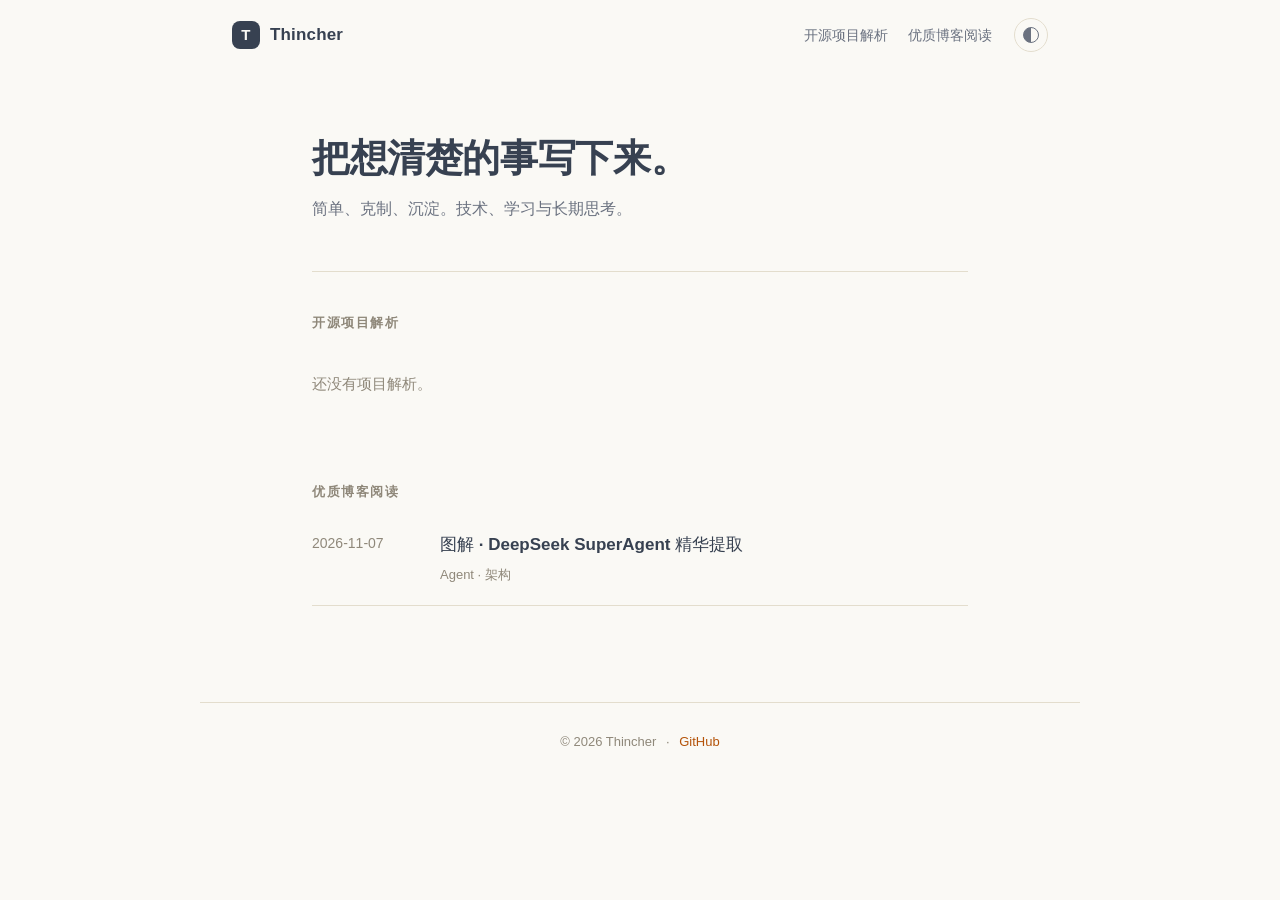
<file: index.html>
<!doctype html>
<html lang="zh-CN">
  <head>
    <meta charset="utf-8">
    <meta name="viewport" content="width=device-width, initial-scale=1">
    <title>Thincher</title>
    <meta name="description" content="把想清楚的事写下来。技术、学习与长期思考。">
    <link rel="stylesheet" href="assets/style.css?v=20261107b">
    <script>
      /* 主题要在首屏渲染前定下来，避免亮→暗闪一下 */
      (function () {
        var t = localStorage.getItem('theme');
        document.documentElement.dataset.theme =
          t || (matchMedia('(prefers-color-scheme: dark)').matches ? 'dark' : 'light');
      })();
    </script>
  </head>
  <body>
    <header class="site-header">
      <a class="brand" href="index.html">
        <span class="brand-mark">T</span>
        <span class="brand-name">Thincher</span>
      </a>
      <div class="header-tools">
        <nav class="site-nav" aria-label="分类">
          <a href="#projects">开源项目解析</a>
          <a href="#essays">优质博客阅读</a>
        </nav>
        <button class="theme-toggle" type="button" aria-label="切换深浅色">
          <span class="theme-icon" aria-hidden="true"></span>
        </button>
      </div>
    </header>

    <main class="page">
      <section class="intro">
        <h1>把想清楚的事写下来。</h1>
        <p>简单、克制、沉淀。技术、学习与长期思考。</p>
      </section>

      <section class="posts" id="projects" aria-labelledby="projects-title">
        <h2 id="projects-title" class="section-title">开源项目解析</h2>

        <!--
          加文章：把下面这行取消注释，路径、日期、标题、标签改掉即可。
          <li>
            <a class="post-item" href="posts/slug.html">
              <time datetime="2026-11-07">2026-11-07</time>
              <span class="post-title">文章标题</span>
              <span class="post-tags">标签一 · 标签二</span>
            </a>
          </li>
        -->
        <ul class="post-list">
          <li class="post-list-empty">还没有项目解析。</li>
        </ul>
      </section>

      <section class="posts" id="essays" aria-labelledby="essays-title">
        <h2 id="essays-title" class="section-title">优质博客阅读</h2>
        <ul class="post-list">
          <li>
            <a class="post-item" href="posts/superagent/">
              <time datetime="2026-11-07">2026-11-07</time>
              <span class="post-title">图解 · DeepSeek SuperAgent 精华提取</span>
              <span class="post-tags">Agent · 架构</span>
            </a>
          </li>
        </ul>
      </section>
    </main>

    <footer class="site-footer">
      <span>© <span id="year">2026</span> Thincher</span>
      <span class="dot">·</span>
      <a href="https://github.com/Thincher" rel="noopener">GitHub</a>
    </footer>

    <script src="assets/app.js"></script>
  </body>
</html>
</file>
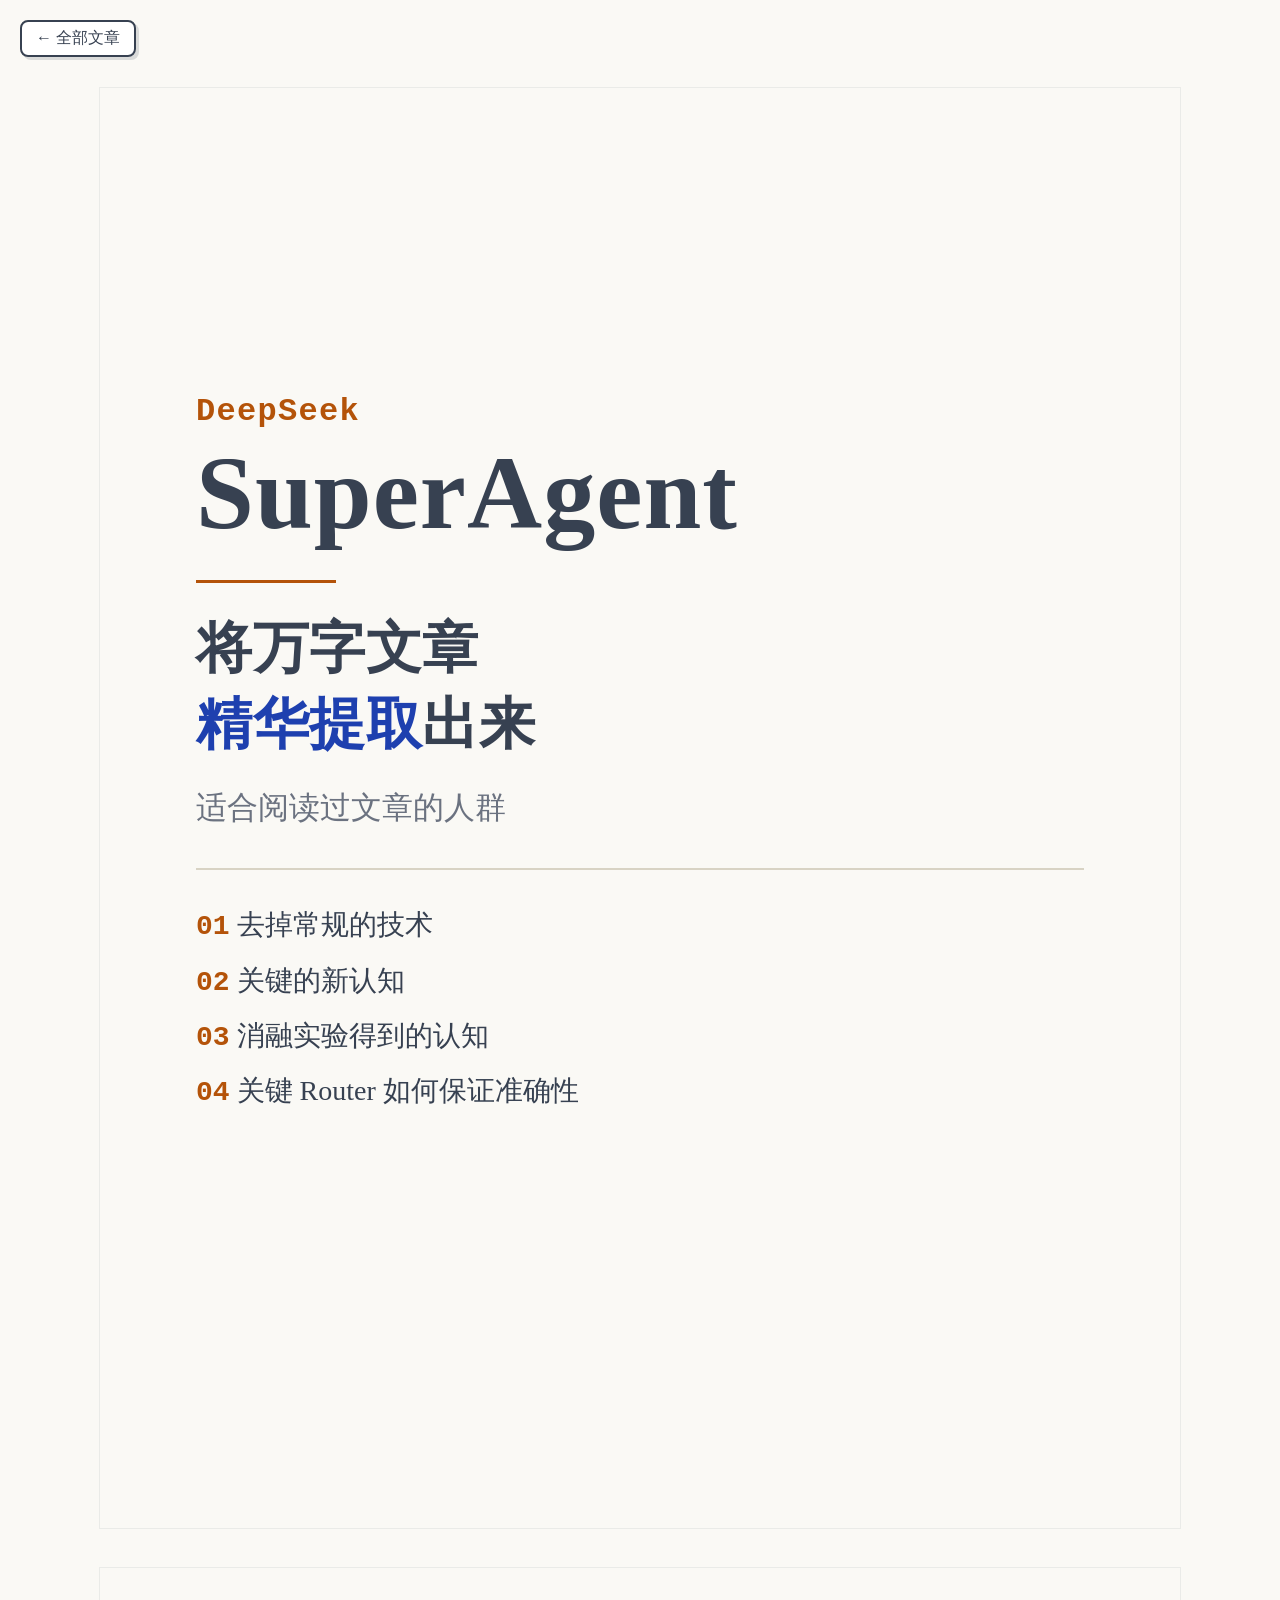
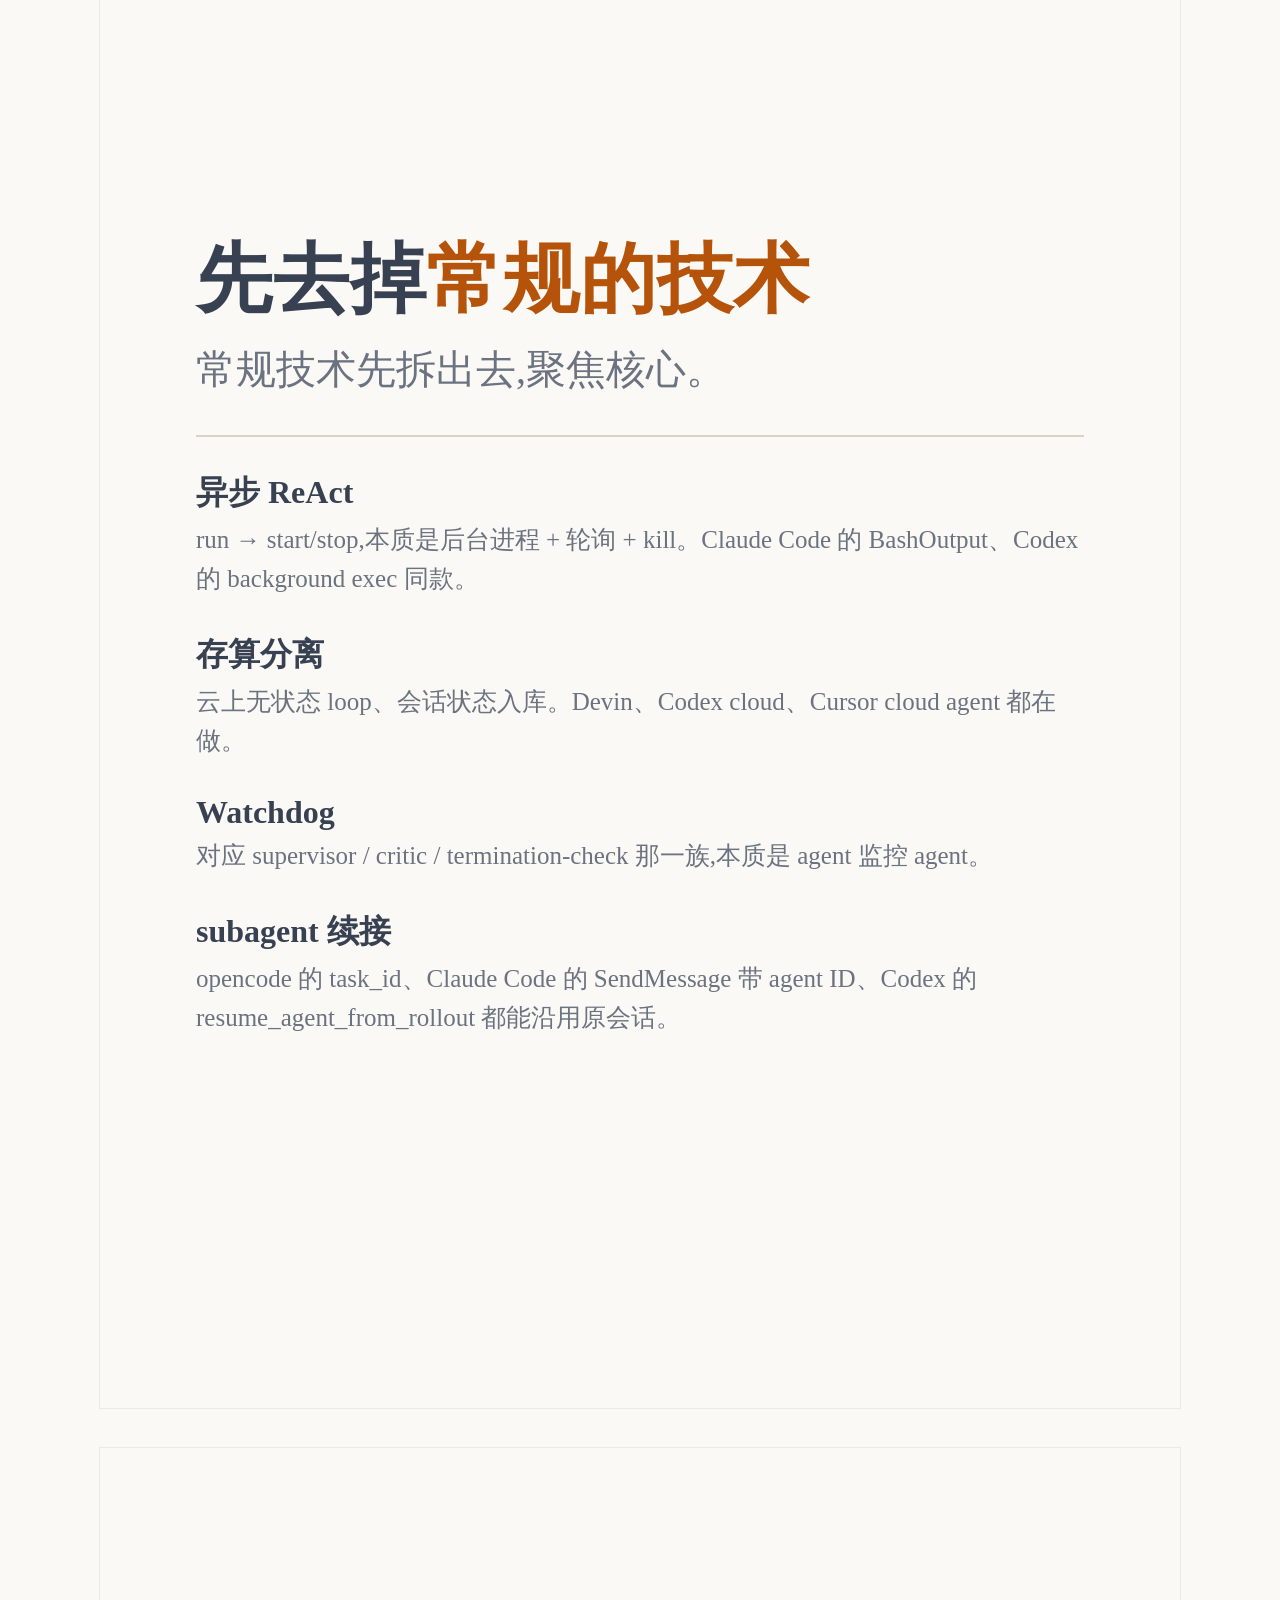
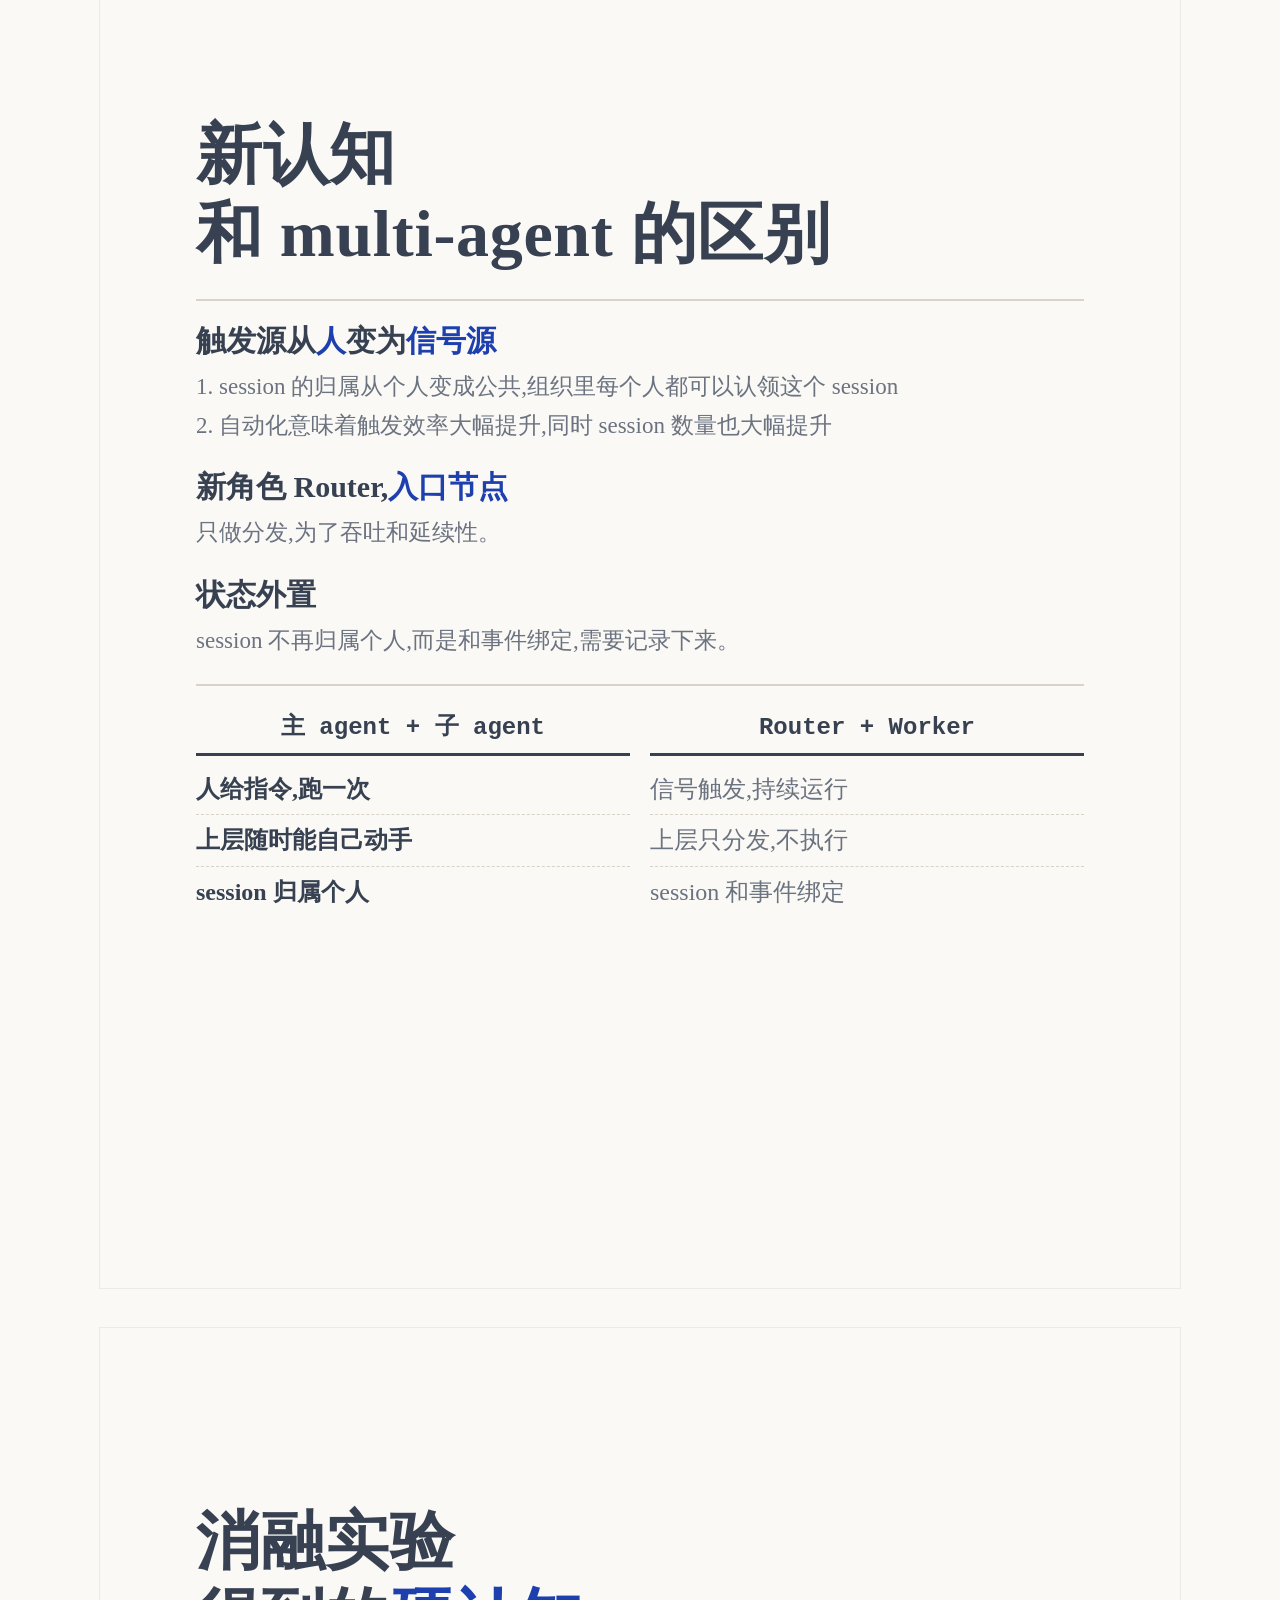
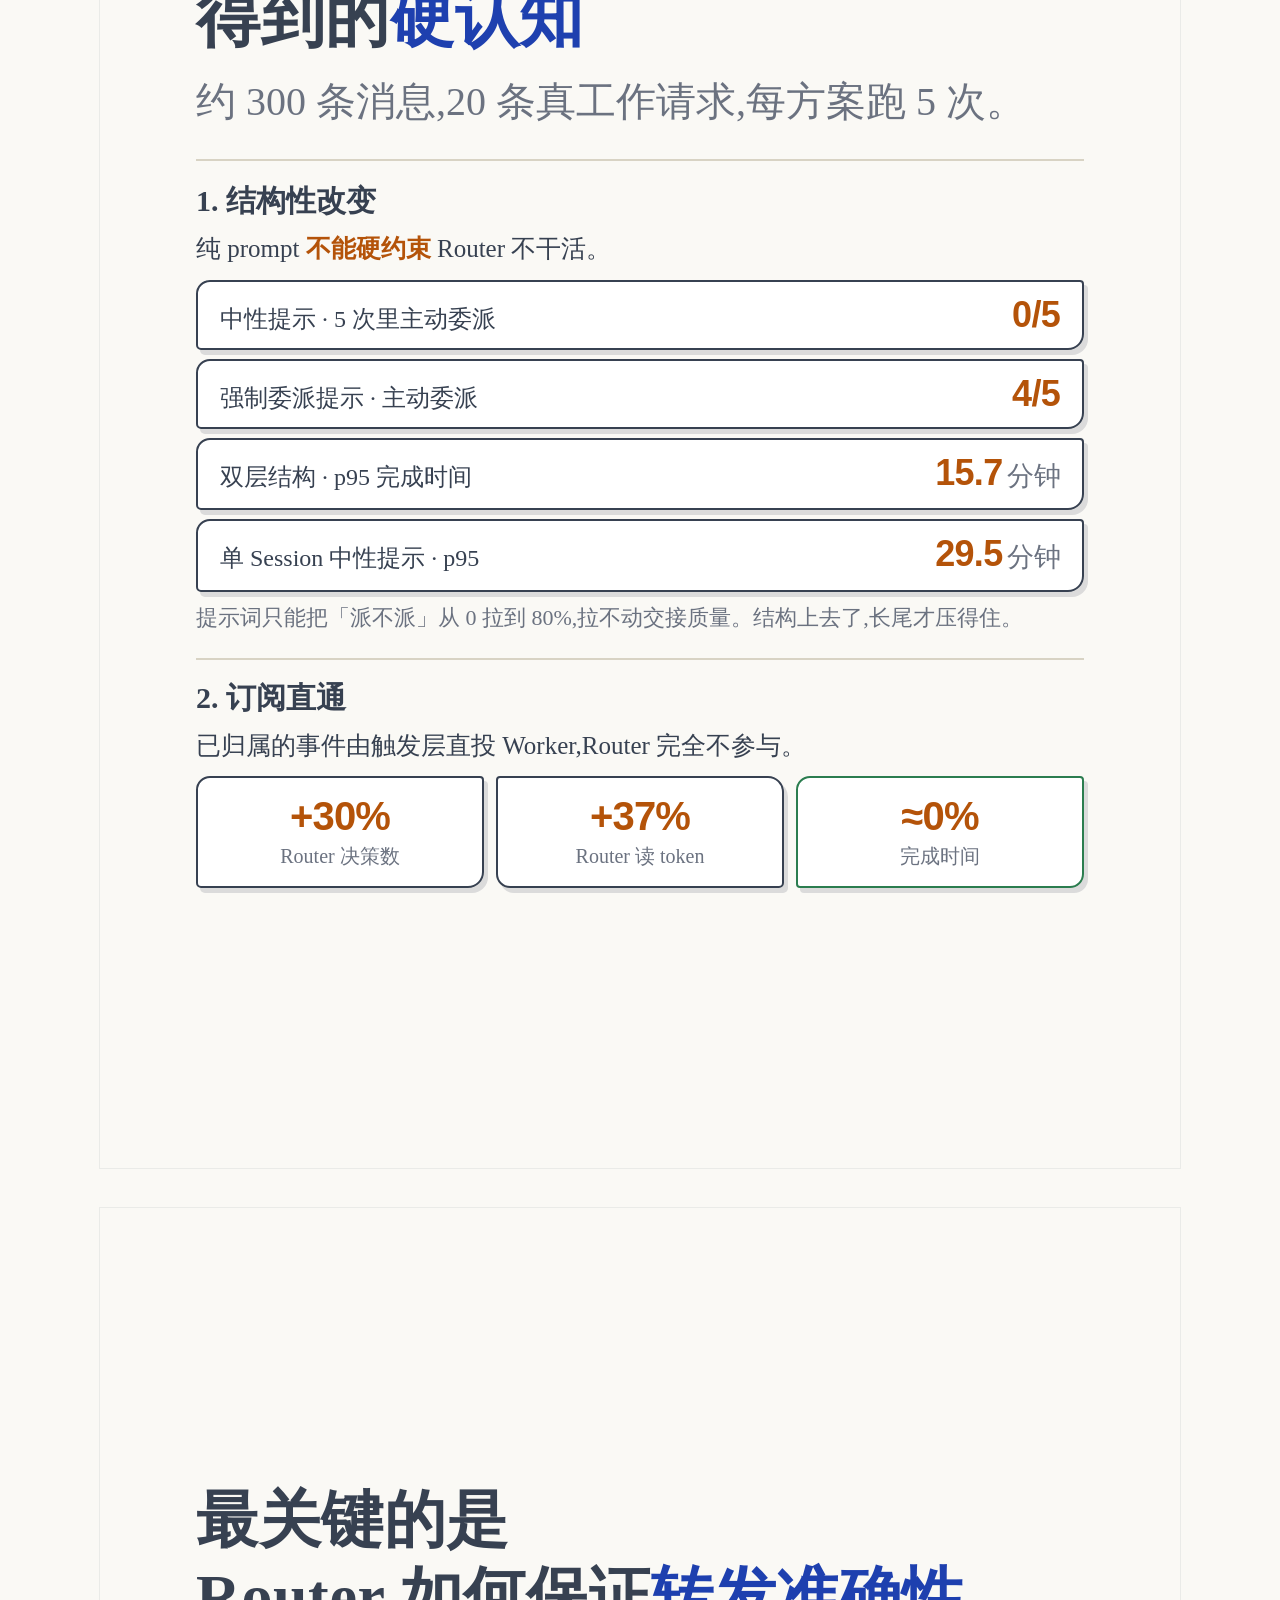
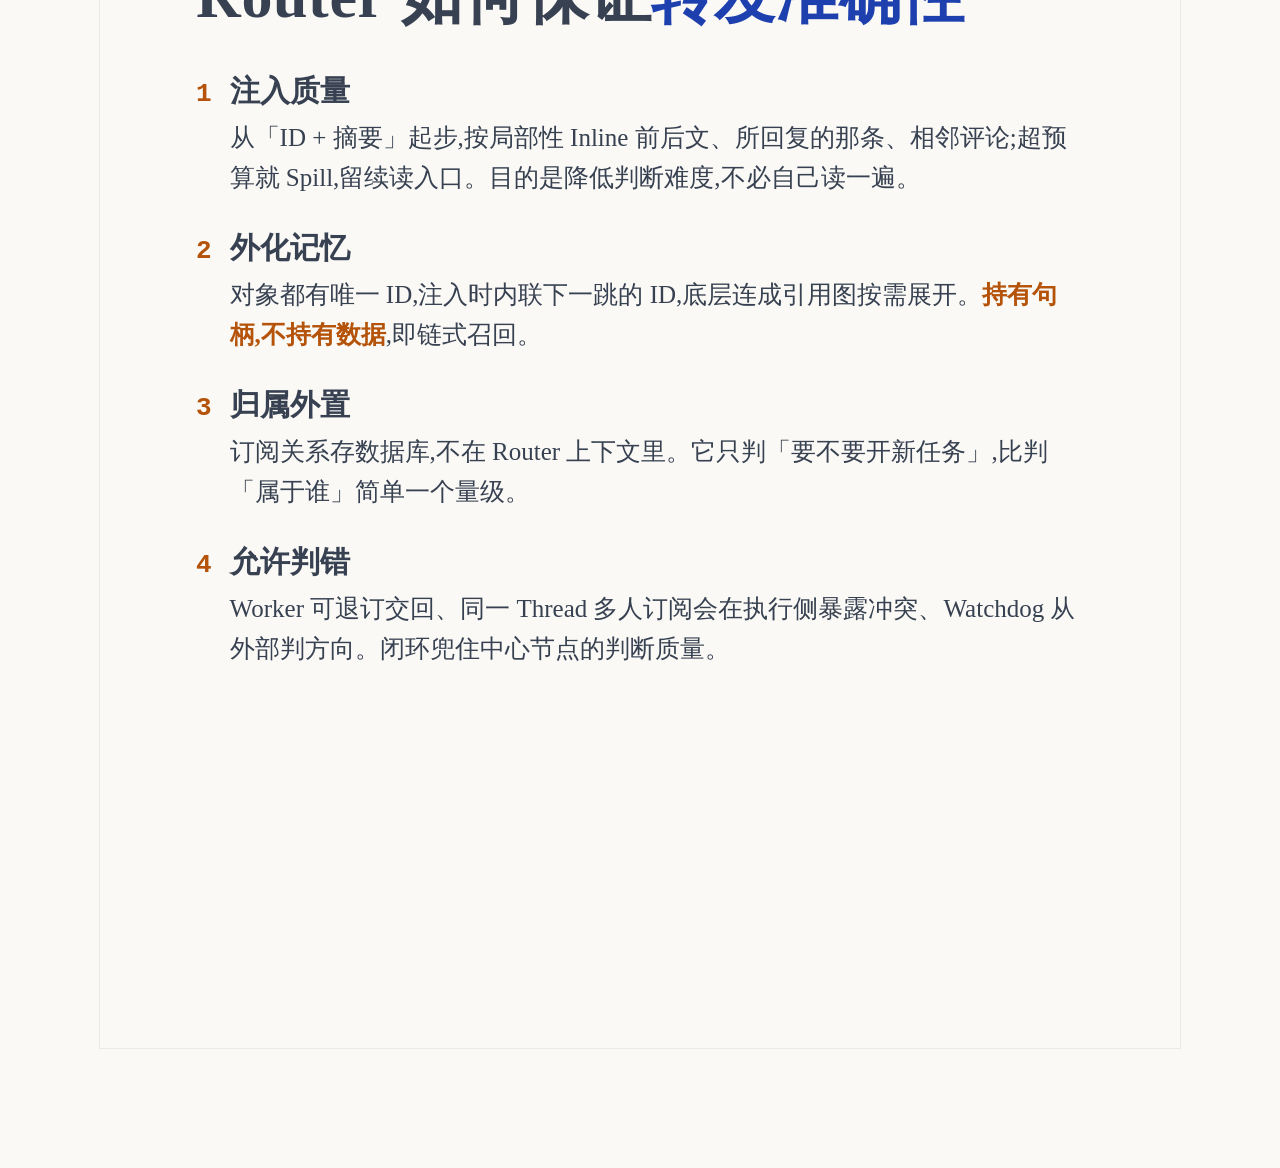
<file: posts/superagent/index.html>
<!DOCTYPE html>
<html lang="zh-CN">
<head>
  <meta charset="utf-8">
  <meta name="viewport" content="width=device-width, initial-scale=1">
  <title>图解 · DeepSeek SuperAgent 精华提取</title>
  <link rel="stylesheet" href="cards.css?v=20261107">
  <style>
    /* 博客页外壳：卡片自适应缩放 + 返回入口。卡片本身样式全在 cards.css */
    html { --deck-scale: 1; }
    body {
      zoom: var(--deck-scale);
      display: flex;
      flex-direction: column;
      align-items: center;
      gap: 40px;
      padding: 88px 0 120px;
    }
    section.card { box-shadow: 0 0 0 1px rgba(55, 65, 81, 0.08); }
    .back-link {
      position: fixed;
      top: 20px;
      left: 20px;
      z-index: 10;
      padding: 6px 14px;
      border: 2.5px solid #374151;
      border-radius: 8px;
      background: rgba(255, 255, 255, 0.94);
      box-shadow: 3px 3px 0 rgba(55, 65, 81, 0.16);
      color: #374151;
      font-family: "PingFang SC", "Hiragino Sans GB", "Microsoft YaHei", sans-serif;
      font-size: 16px;
      text-decoration: none;
    }
    .back-link:hover { background: #fff; }
  </style>
</head>
<body>
<a class="back-link" href="../../index.html">← 全部文章</a>

<!-- ========== 01 · 索引页 ========== -->
<section class="card" data-name="step1-封面">
  <div style="flex:1;display:flex;flex-direction:column;justify-content:center">
    <div class="mono rust" style="font-size:32px;font-weight:700;letter-spacing:0.04em">DeepSeek</div>
    <div class="t-hero" style="font-size:104px;line-height:1.06;margin-top:8px">SuperAgent</div>

    <div style="height:3px;width:140px;background:var(--rust);margin:32px 0 28px"></div>

    <div class="t-h1" style="font-size:56px;line-height:1.35">将万字文章<br><span class="acc">精华提取</span>出来</div>
    <div class="t-lead" style="margin-top:22px;font-size:31px;line-height:1.55">适合阅读过文章的人群</div>

    <div style="height:2px;background:var(--grey-2);margin:36px 0 28px"></div>

    <div style="font-size:28px;line-height:1.9">
      <div><span class="mono rust" style="font-weight:700">01</span> 去掉常规的技术</div>
      <div><span class="mono rust" style="font-weight:700">02</span> 关键的新认知</div>
      <div><span class="mono rust" style="font-weight:700">03</span> 消融实验得到的认知</div>
      <div><span class="mono rust" style="font-weight:700">04</span> 关键 Router 如何保证准确性</div>
    </div>
  </div>

</section>

<!-- ========== 02 · 01 去掉常规的技术 ========== -->
<section class="card" data-name="step2-去常规">
  <div style="flex:1;display:flex;flex-direction:column;justify-content:center">
    <div class="t-h1">先去掉<span class="rust">常规的技术</span></div>
    <div class="t-lead" style="margin-top:14px">常规技术先拆出去,聚焦核心。</div>
    <div style="height:2px;background:var(--grey-2);margin:34px 0"></div>

    <div style="display:flex;flex-direction:column;gap:34px">
      <div>
        <div style="font-size:32px;font-weight:700">异步 ReAct</div>
        <div style="font-size:25px;line-height:1.55;margin-top:6px;color:var(--grey-1)">run → start/stop,本质是后台进程 + 轮询 + kill。Claude Code 的 BashOutput、Codex 的 background exec 同款。</div>
      </div>
      <div>
        <div style="font-size:32px;font-weight:700">存算分离</div>
        <div style="font-size:25px;line-height:1.55;margin-top:6px;color:var(--grey-1)">云上无状态 loop、会话状态入库。Devin、Codex cloud、Cursor cloud agent 都在做。</div>
      </div>
      <div>
        <div style="font-size:32px;font-weight:700">Watchdog</div>
        <div style="font-size:25px;line-height:1.55;margin-top:6px;color:var(--grey-1)">对应 supervisor / critic / termination-check 那一族,本质是 agent 监控 agent。</div>
      </div>
      <div>
        <div style="font-size:32px;font-weight:700">subagent 续接</div>
        <div style="font-size:25px;line-height:1.55;margin-top:6px;color:var(--grey-1)">opencode 的 task_id、Claude Code 的 SendMessage 带 agent ID、Codex 的 resume_agent_from_rollout 都能沿用原会话。</div>
      </div>
    </div>
  </div>

</section>

<!-- ========== 03 · 02 Router 职责范围 + 对比 ========== -->
<section class="card" data-name="step3-新认知">
  <div style="flex:1;display:flex;flex-direction:column;justify-content:center">
    <div class="t-h1" style="font-size:66px;line-height:1.2">新认知<br>和 multi-agent 的区别</div>

    <div style="height:2px;background:var(--grey-2);margin:26px 0 20px"></div>

    <div style="font-size:30px;font-weight:700">触发源从<span class="acc">人</span>变为<span class="acc">信号源</span></div>
    <div style="font-size:23px;line-height:1.5;margin-top:8px;color:var(--grey-1)">
      <div>1. session 的归属从个人变成公共,组织里每个人都可以认领这个 session</div>
      <div style="margin-top:4px">2. 自动化意味着触发效率大幅提升,同时 session 数量也大幅提升</div>
    </div>

    <div style="margin-top:24px;font-size:30px;font-weight:700">新角色 Router,<span class="acc">入口节点</span></div>
    <div style="font-size:23px;line-height:1.5;margin-top:8px;color:var(--grey-1)">只做分发,为了吞吐和延续性。</div>

    <div style="margin-top:24px;font-size:30px;font-weight:700">状态外置</div>
    <div style="font-size:23px;line-height:1.5;margin-top:8px;color:var(--grey-1)">session 不再归属个人,而是和事件绑定,需要记录下来。</div>

    <div style="height:2px;background:var(--grey-2);margin:26px 0 18px"></div>

    <div style="display:grid;grid-template-columns:1fr 1fr;gap:0 20px;font-size:24px;line-height:1.35">
      <div class="mono" style="border-bottom:3px solid var(--ink);padding:8px 0;text-align:center;font-weight:700;margin-bottom:8px">主 agent + 子 agent</div>
      <div class="mono" style="border-bottom:3px solid var(--ink);padding:8px 0;text-align:center;font-weight:700;margin-bottom:8px">Router + Worker</div>

      <div style="padding:9px 0;border-bottom:1.5px dashed var(--grey-2);font-weight:700">人给指令,跑一次</div>
      <div style="padding:9px 0;border-bottom:1.5px dashed var(--grey-2);color:var(--grey-1)">信号触发,持续运行</div>
      <div style="padding:9px 0;border-bottom:1.5px dashed var(--grey-2);font-weight:700">上层随时能自己动手</div>
      <div style="padding:9px 0;border-bottom:1.5px dashed var(--grey-2);color:var(--grey-1)">上层只分发,不执行</div>
      <div style="padding:9px 0;font-weight:700">session 归属个人</div>
      <div style="padding:9px 0;color:var(--grey-1)">session 和事件绑定</div>
    </div>
  </div>
</section>

<!-- ========== 04 · 03 消融实验 ========== -->
<section class="card" data-name="step4-消融">
  <div style="flex:1;display:flex;flex-direction:column;justify-content:center">
    <div class="t-h1" style="font-size:64px;line-height:1.2">消融实验<br>得到的<span class="acc">硬认知</span></div>
    <div class="t-lead" style="margin-top:14px">约 300 条消息,20 条真工作请求,每方案跑 5 次。</div>

    <div style="height:2px;background:var(--grey-2);margin:26px 0 20px"></div>

    <div style="font-size:30px;font-weight:700">1. 结构性改变</div>
    <div style="font-size:25px;line-height:1.5;margin-top:8px">纯 prompt <span class="rust" style="font-weight:700">不能硬约束</span> Router 不干活。</div>
    <div style="display:flex;flex-direction:column;gap:9px;margin-top:12px">
      <div class="panel" style="padding:12px 22px;display:flex;justify-content:space-between;align-items:baseline">
        <span style="font-size:24px">中性提示 · 5 次里主动委派</span>
        <span class="num" style="font-size:36px">0/5</span>
      </div>
      <div class="panel" style="padding:12px 22px;display:flex;justify-content:space-between;align-items:baseline">
        <span style="font-size:24px">强制委派提示 · 主动委派</span>
        <span class="num" style="font-size:36px">4/5</span>
      </div>
      <div class="panel" style="padding:12px 22px;display:flex;justify-content:space-between;align-items:baseline">
        <span style="font-size:24px">双层结构 · p95 完成时间</span>
        <span class="num" style="font-size:36px">15.7<span class="t-small" style="margin-left:5px">分钟</span></span>
      </div>
      <div class="panel" style="padding:12px 22px;display:flex;justify-content:space-between;align-items:baseline">
        <span style="font-size:24px">单 Session 中性提示 · p95</span>
        <span class="num" style="font-size:36px">29.5<span class="t-small" style="margin-left:5px">分钟</span></span>
      </div>
    </div>
    <div style="font-size:22px;line-height:1.5;margin-top:9px;color:var(--grey-1)">提示词只能把「派不派」从 0 拉到 80%,拉不动交接质量。结构上去了,长尾才压得住。</div>

    <div style="height:2px;background:var(--grey-2);margin:24px 0 18px"></div>

    <div style="font-size:30px;font-weight:700">2. 订阅直通</div>
    <div style="font-size:25px;line-height:1.5;margin-top:8px">已归属的事件由触发层直投 Worker,Router 完全不参与。</div>
    <div style="display:flex;gap:12px;margin-top:12px">
      <div style="flex:1;background:rgba(255,255,255,.96);border:2.5px solid var(--ink);border-radius:14px 4px 16px 5px;box-shadow:4px 5px 0 rgba(55,65,81,.16);padding:16px 12px;text-align:center">
        <div class="num" style="font-size:40px">+30%</div>
        <div class="t-small" style="font-size:20px;line-height:1.4;margin-top:3px">Router 决策数</div>
      </div>
      <div style="flex:1;background:rgba(255,255,255,.96);border:2.5px solid var(--ink);border-radius:4px 16px 5px 14px;box-shadow:4px 5px 0 rgba(55,65,81,.16);padding:16px 12px;text-align:center">
        <div class="num" style="font-size:40px">+37%</div>
        <div class="t-small" style="font-size:20px;line-height:1.4;margin-top:3px">Router 读 token</div>
      </div>
      <div style="flex:1;background:rgba(255,255,255,.96);border:2.5px solid var(--green);border-radius:14px 4px 14px 4px;box-shadow:4px 5px 0 rgba(55,65,81,.16);padding:16px 12px;text-align:center">
        <div class="num" style="font-size:40px">≈0%</div>
        <div class="t-small" style="font-size:20px;line-height:1.4;margin-top:3px">完成时间</div>
      </div>
    </div>
  </div>
</section>

<!-- ========== 05 · 04 怎么保证路由准确 ========== -->
<section class="card" data-name="step5-路由准确">
  <div style="flex:1;display:flex;flex-direction:column;justify-content:center">
    <div class="t-h1" style="font-size:62px;line-height:1.22">最关键的是<br>Router 如何保证<span class="acc">转发准确性</span></div>

    <div style="margin-top:36px;display:flex;flex-direction:column;gap:30px">
      <div style="display:flex;gap:18px;align-items:baseline">
        <span class="mono rust" style="font-size:26px;font-weight:700">1</span>
        <div style="flex:1">
          <div style="font-size:30px;font-weight:700">注入质量</div>
          <div style="font-size:25px;line-height:1.6;margin-top:6px">从「ID + 摘要」起步,按局部性 Inline 前后文、所回复的那条、相邻评论;超预算就 Spill,留续读入口。目的是降低判断难度,不必自己读一遍。</div>
        </div>
      </div>
      <div style="display:flex;gap:18px;align-items:baseline">
        <span class="mono rust" style="font-size:26px;font-weight:700">2</span>
        <div style="flex:1">
          <div style="font-size:30px;font-weight:700">外化记忆</div>
          <div style="font-size:25px;line-height:1.6;margin-top:6px">对象都有唯一 ID,注入时内联下一跳的 ID,底层连成引用图按需展开。<span style="color:var(--rust);font-weight:700">持有句柄,不持有数据</span>,即链式召回。</div>
        </div>
      </div>
      <div style="display:flex;gap:18px;align-items:baseline">
        <span class="mono rust" style="font-size:26px;font-weight:700">3</span>
        <div style="flex:1">
          <div style="font-size:30px;font-weight:700">归属外置</div>
          <div style="font-size:25px;line-height:1.6;margin-top:6px">订阅关系存数据库,不在 Router 上下文里。它只判「要不要开新任务」,比判「属于谁」简单一个量级。</div>
        </div>
      </div>
      <div style="display:flex;gap:18px;align-items:baseline">
        <span class="mono rust" style="font-size:26px;font-weight:700">4</span>
        <div style="flex:1">
          <div style="font-size:30px;font-weight:700">允许判错</div>
          <div style="font-size:25px;line-height:1.6;margin-top:6px">Worker 可退订交回、同一 Thread 多人订阅会在执行侧暴露冲突、Watchdog 从外部判方向。闭环兜住中心节点的判断质量。</div>
        </div>
      </div>
    </div>
  </div>

</section>

  <script>
    (function () {
      function fit() {
        var s = Math.min(1, (document.documentElement.clientWidth - 24) / 1080);
        document.documentElement.style.setProperty('--deck-scale', s);
      }
      addEventListener('resize', fit);
      fit();
    })();
  </script>
</body>
</html>
</file>
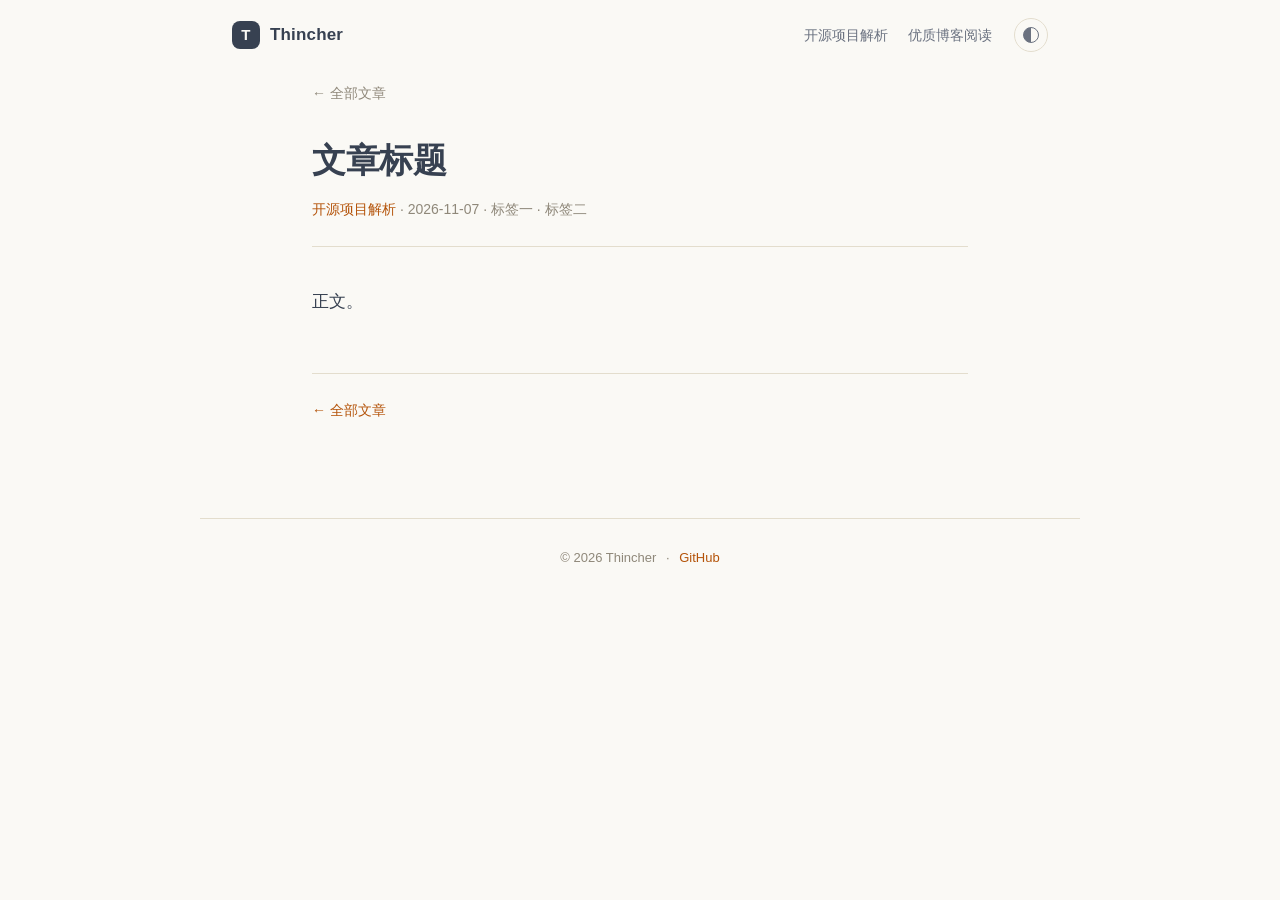
<file: _template.html>
<!doctype html>
<html lang="zh-CN">
  <head>
    <meta charset="utf-8">
    <meta name="viewport" content="width=device-width, initial-scale=1">
    <title>文章标题 · Thincher</title>
    <meta name="description" content="一句话摘要">
    <link rel="stylesheet" href="../assets/style.css?v=20261107b">
    <script>
      (function () {
        var t = localStorage.getItem('theme');
        document.documentElement.dataset.theme =
          t || (matchMedia('(prefers-color-scheme: dark)').matches ? 'dark' : 'light');
      })();
    </script>
  </head>
  <body>
    <header class="site-header">
      <a class="brand" href="../index.html">
        <span class="brand-mark">T</span>
        <span class="brand-name">Thincher</span>
      </a>
      <div class="header-tools">
        <nav class="site-nav" aria-label="分类">
          <a href="../index.html#projects">开源项目解析</a>
          <a href="../index.html#essays">优质博客阅读</a>
        </nav>
        <button class="theme-toggle" type="button" aria-label="切换深浅色">
          <span class="theme-icon" aria-hidden="true"></span>
        </button>
      </div>
    </header>

    <main class="page article-page">
      <a class="back-link" href="../index.html">← 全部文章</a>

      <article class="article">
        <header class="article-header">
          <h1>文章标题</h1>
          <div class="article-meta">
            <span class="article-cat">开源项目解析</span>
            <span class="dot">·</span>
            <time datetime="2026-11-07">2026-11-07</time>
            <span class="dot">·</span>
            <span class="article-tags">标签一 · 标签二</span>
          </div>
        </header>

        <div class="prose">
          <!-- 正文从工作台原样拷贝到这里：h2 / h3、p、ul、blockquote、table、pre>code，
               需要强调用 .callout，需要插图用 <figure>。不要在这里塞整页 HTML。 -->
          <p>正文。</p>
        </div>
      </article>

      <nav class="article-nav">
        <a href="../index.html">← 全部文章</a>
      </nav>
    </main>

    <footer class="site-footer">
      <span>© <span class="year">2026</span> Thincher</span>
      <span class="dot">·</span>
      <a href="https://github.com/Thincher" rel="noopener">GitHub</a>
    </footer>

    <script src="../assets/app.js"></script>
  </body>
</html>
</file>
<file: assets/style.css>
/* ============================================================
   Thincher 博客样式：零依赖，亮/暗双主题，中文排版优先
   ============================================================ */

:root {
  --maxw: 720px;
  --font-sans: -apple-system, BlinkMacSystemFont, "Segoe UI", "PingFang SC",
    "Hiragino Sans GB", "Microsoft YaHei", "Source Han Sans SC", sans-serif;
  --font-mono: ui-monospace, SFMono-Regular, "SF Mono", Menlo, Consolas,
    "Liberation Mono", monospace;
  --radius: 10px;
  --ease: cubic-bezier(0.2, 0.7, 0.3, 1);
}

html[data-theme="light"] {
  --bg: #faf9f5;
  --bg-soft: #f1ecdf;
  --text: #374151;
  --text-soft: #6b7280;
  --text-faint: #8f887a;
  --line: #e3ddcd;
  --line-strong: #d0c8b4;
  --accent: #b45309;
  --accent-soft: #f3e2cc;
  --code-bg: #f2ecdd;
  --shadow: 0 1px 2px rgba(55, 65, 81, 0.06);
}

html[data-theme="dark"] {
  --bg: #1a1815;
  --bg-soft: #221e19;
  --text: #e8e2d5;
  --text-soft: #b3ab9b;
  --text-faint: #857d6d;
  --line: #2f2a22;
  --line-strong: #3e382c;
  --accent: #d99a5b;
  --accent-soft: #33271d;
  --code-bg: #231f18;
  --shadow: 0 1px 2px rgba(0, 0, 0, 0.3);
}

*,
*::before,
*::after {
  box-sizing: border-box;
}

html {
  -webkit-text-size-adjust: 100%;
  scroll-behavior: smooth;
}

body {
  margin: 0;
  background: var(--bg);
  color: var(--text);
  font-family: var(--font-sans);
  font-size: 17px;
  line-height: 1.75;
  -webkit-font-smoothing: antialiased;
  text-rendering: optimizeLegibility;
}

a {
  color: var(--accent);
  text-decoration: none;
  text-underline-offset: 3px;
}

a:hover {
  text-decoration: underline;
}

::selection {
  background: var(--accent-soft);
}

/* ---------- 顶栏 ---------- */

.site-header {
  position: sticky;
  top: 0;
  z-index: 20;
  display: flex;
  align-items: center;
  justify-content: space-between;
  max-width: calc(var(--maxw) + 160px);
  margin: 0 auto;
  padding: 18px 32px;
  background: color-mix(in srgb, var(--bg) 88%, transparent);
  backdrop-filter: blur(10px);
  -webkit-backdrop-filter: blur(10px);
}

.brand {
  display: inline-flex;
  align-items: center;
  gap: 10px;
  color: var(--text);
  font-weight: 600;
  letter-spacing: 0.01em;
}

.brand:hover {
  text-decoration: none;
}

.brand-mark {
  display: grid;
  place-items: center;
  width: 28px;
  height: 28px;
  border-radius: 8px;
  background: var(--text);
  color: var(--bg);
  font-size: 15px;
  font-weight: 700;
}

.header-tools {
  display: flex;
  align-items: center;
  gap: 22px;
}

.site-nav {
  display: flex;
  gap: 20px;
  font-size: 14px;
}

.site-nav a {
  color: var(--text-soft);
}

.site-nav a:hover {
  color: var(--text);
  text-decoration: none;
}

.theme-toggle {
  display: grid;
  place-items: center;
  width: 34px;
  height: 34px;
  padding: 0;
  border: 1px solid var(--line);
  border-radius: 50%;
  background: transparent;
  color: var(--text-soft);
  cursor: pointer;
  transition: border-color 0.2s var(--ease), color 0.2s var(--ease);
}

.theme-toggle:hover {
  border-color: var(--line-strong);
  color: var(--text);
}

.theme-icon {
  width: 16px;
  height: 16px;
  border-radius: 50%;
  border: 1.5px solid currentColor;
  background: linear-gradient(
    90deg,
    currentColor 0 50%,
    transparent 50% 100%
  );
}

html[data-theme="dark"] .theme-icon {
  background: linear-gradient(
    90deg,
    transparent 0 50%,
    currentColor 50% 100%
  );
}

/* ---------- 页面容器 ---------- */

.page {
  max-width: var(--maxw);
  margin: 0 auto;
  padding: 24px 32px 96px;
}

.intro {
  padding: 40px 0 48px;
  border-bottom: 1px solid var(--line);
}

.intro h1 {
  margin: 0 0 12px;
  font-size: clamp(28px, 4vw, 38px);
  line-height: 1.3;
  letter-spacing: -0.01em;
}

.intro p {
  margin: 0;
  color: var(--text-soft);
  font-size: 16px;
}

.section-title {
  margin: 40px 0 8px;
  color: var(--text-faint);
  font-size: 13px;
  font-weight: 600;
  letter-spacing: 0.12em;
  text-transform: uppercase;
}

.posts {
  scroll-margin-top: 84px;
}

.posts + .posts .section-title {
  margin-top: 56px;
}

/* ---------- 文章列表 ---------- */

.post-list {
  margin: 0;
  padding: 0;
  list-style: none;
}

.post-item {
  display: grid;
  grid-template-columns: 108px 1fr;
  gap: 4px 20px;
  padding: 18px 0;
  border-bottom: 1px solid var(--line);
  color: var(--text);
}

.post-item:hover {
  text-decoration: none;
}

.post-item:hover .post-title {
  color: var(--accent);
}

.post-item time {
  color: var(--text-faint);
  font-size: 14px;
  font-variant-numeric: tabular-nums;
  line-height: 1.9;
}

.post-title {
  font-weight: 550;
  transition: color 0.15s var(--ease);
}

.post-tags {
  grid-column: 2;
  color: var(--text-faint);
  font-size: 13px;
}

.post-list-empty {
  padding: 28px 0;
  color: var(--text-faint);
  font-size: 15px;
}

/* ---------- 文章页 ---------- */

.article-page {
  padding-top: 8px;
}

.back-link {
  display: inline-block;
  margin-bottom: 32px;
  color: var(--text-faint);
  font-size: 14px;
}

.back-link:hover {
  color: var(--text);
  text-decoration: none;
}

.article-header {
  margin-bottom: 40px;
  padding-bottom: 24px;
  border-bottom: 1px solid var(--line);
}

.article-header h1 {
  margin: 0 0 14px;
  font-size: clamp(26px, 3.6vw, 34px);
  line-height: 1.35;
  letter-spacing: -0.01em;
}

.article-meta {
  color: var(--text-faint);
  font-size: 14px;
}

.article-cat {
  color: var(--accent);
}

.article-nav {
  margin-top: 56px;
  padding-top: 24px;
  border-top: 1px solid var(--line);
  font-size: 14px;
}

/* ---------- 正文排版 ---------- */

.prose {
  font-size: 17px;
}

.prose > *:first-child {
  margin-top: 0;
}

.prose p {
  margin: 1.15em 0;
}

.prose h2 {
  margin: 2.4em 0 0.8em;
  padding-top: 0.2em;
  font-size: 22px;
  line-height: 1.4;
}

.prose h3 {
  margin: 1.9em 0 0.6em;
  font-size: 18px;
  line-height: 1.45;
}

.prose h4 {
  margin: 1.6em 0 0.5em;
  color: var(--text-soft);
  font-size: 16px;
}

.prose ul,
.prose ol {
  margin: 1em 0;
  padding-left: 1.4em;
}

.prose li {
  margin: 0.35em 0;
}

.prose li::marker {
  color: var(--text-faint);
}

.prose strong {
  font-weight: 600;
}

.prose hr {
  margin: 2.6em 0;
  border: 0;
  border-top: 1px solid var(--line);
}

.prose img {
  max-width: 100%;
  height: auto;
  border-radius: var(--radius);
}

.prose figcaption {
  margin-top: 10px;
  color: var(--text-faint);
  font-size: 13px;
  text-align: center;
}

.prose blockquote {
  margin: 1.4em 0;
  padding: 2px 0 2px 18px;
  border-left: 2px solid var(--line-strong);
  color: var(--text-soft);
}

.prose blockquote p {
  margin: 0.4em 0;
}

/* 代码 */
.prose code {
  padding: 0.15em 0.4em;
  border-radius: 5px;
  background: var(--code-bg);
  font-family: var(--font-mono);
  font-size: 0.88em;
}

.prose pre {
  margin: 1.4em 0;
  padding: 16px 18px;
  overflow-x: auto;
  border: 1px solid var(--line);
  border-radius: var(--radius);
  background: var(--code-bg);
  line-height: 1.6;
}

.prose pre code {
  padding: 0;
  background: none;
  font-size: 13.5px;
}

/* 表格 */
.prose table {
  width: 100%;
  margin: 1.5em 0;
  border-collapse: collapse;
  font-size: 15px;
}

.prose th,
.prose td {
  padding: 9px 12px;
  border-bottom: 1px solid var(--line);
  text-align: left;
  vertical-align: top;
}

.prose th {
  border-bottom-color: var(--line-strong);
  color: var(--text-soft);
  font-weight: 600;
  white-space: nowrap;
}

.prose tr:hover td {
  background: var(--bg-soft);
}

/* 提示块 */
.prose .callout {
  margin: 1.5em 0;
  padding: 14px 18px;
  border: 1px solid var(--line);
  border-left: 3px solid var(--accent);
  border-radius: 0 var(--radius) var(--radius) 0;
  background: var(--bg-soft);
  color: var(--text-soft);
  font-size: 15.5px;
}

.prose .callout > *:first-child {
  margin-top: 0;
}

.prose .callout > *:last-child {
  margin-bottom: 0;
}

.prose .callout.warn {
  border-left-color: #c4553d;
}

.prose .callout.tip {
  border-left-color: #4f8a5b;
}

.prose kbd {
  padding: 0.1em 0.45em;
  border: 1px solid var(--line-strong);
  border-bottom-width: 2px;
  border-radius: 5px;
  background: var(--bg-soft);
  font-family: var(--font-mono);
  font-size: 0.82em;
}

.prose details {
  margin: 1.4em 0;
  padding: 12px 16px;
  border: 1px solid var(--line);
  border-radius: var(--radius);
  background: var(--bg-soft);
}

.prose summary {
  cursor: pointer;
  font-weight: 550;
}

/* 锚点标题 */
.prose .anchor {
  margin-left: 6px;
  color: var(--text-faint);
  font-weight: 400;
  opacity: 0;
  transition: opacity 0.15s var(--ease);
}

.prose h2:hover .anchor,
.prose h3:hover .anchor {
  opacity: 1;
  text-decoration: none;
}

/* ---------- 页脚 ---------- */

.site-footer {
  max-width: calc(var(--maxw) + 160px);
  margin: 0 auto;
  padding: 28px 32px 48px;
  border-top: 1px solid var(--line);
  color: var(--text-faint);
  font-size: 13px;
  text-align: center;
}

.site-footer .dot {
  margin: 0 6px;
}

/* ---------- 适配 ---------- */

@media (max-width: 640px) {
  body {
    font-size: 16px;
  }

  .site-header {
    padding: 14px 20px;
  }

  .header-tools {
    gap: 14px;
  }

  .site-nav {
    gap: 14px;
    font-size: 13px;
  }

  .page {
    padding: 16px 20px 72px;
  }

  .intro {
    padding: 24px 0 32px;
  }

  .post-item {
    grid-template-columns: 1fr;
    gap: 2px;
  }

  .post-item time {
    order: 2;
    font-size: 13px;
  }

  .post-tags {
    grid-column: 1;
  }

  .site-footer {
    padding: 24px 20px 40px;
  }
}

@media (prefers-reduced-motion: reduce) {
  html {
    scroll-behavior: auto;
  }

  * {
    transition: none !important;
  }
}
</file>
<file: posts/superagent/cards.css>
/* ============================================================
   配色参考 · 暖米（与自动视频「动态图解」同一套视觉）
   暖米底 + 楷体 + 赭色强调 + 白底卡片 + 硬阴影

   这不是模板。要用的拿走,要改的随便改,不想用就从零写。
   ============================================================ */

:root {
  --paper: #faf9f5;        /* 全局背景 · 暖米(2026-11-07 老板指定) */
  --paper-raise: #ffffff;  /* 抬升面 · 纯白卡 */
  --ink: #374151;          /* 主文字 / 描边 */
  --blue: #1e40af;         /* 标题蓝 */
  --rust: #b45309;         /* 赭色 · 强调 / 金条 */
  --amber: #f59e0b;        /* 浅黄底强调 */
  --green: #2b7d4f;        /* 肯定 */
  --red: #c92a2a;          /* 否定 */
  --grey-1: #6b7280;       /* 副文字 */
  --grey-2: #d8d3c4;       /* 分割线 */

  /* 节点填充色,同视频动态图解 */
  --fill-user: #a5d8ff;
  --fill-model: #d0bfff;
  --fill-tool: #c3fae8;
  --fill-answer: #b2f2bb;
  --fill-ctx: #ffd8a8;
  --fill-note: #fff3bf;
  --fill-agent: #e5dbff;

  --sans: "PingFang SC", "Hiragino Sans GB", "Microsoft YaHei", "Noto Sans SC", sans-serif;
  --kai: "Kaiti SC", "STKaiti", "KaiTi", "楷体", serif;
  --mono: "SFMono-Regular", "Menlo", "JetBrains Mono", ui-monospace, monospace;
}

/* 下面这些是"参考写法",不是必须。 */

body {
  margin: 0;
  background: var(--paper);
  font-family: var(--kai);
  color: var(--ink);
  -webkit-font-smoothing: antialiased;
}

/* 卡片:小红书 / 抖音图文都是 3:4,1080×1440
   一期必须全用同一尺寸 */
section.card {
  width: 1080px;
  height: 1440px;
  overflow: hidden;
  background: var(--paper);
  padding: 96px 96px 200px;
  box-sizing: border-box;
  display: flex;
  flex-direction: column;
  position: relative;
}

/* 背景纯色,不铺点阵(2026-11-07 老板定:不要黑点) */

/* 字号档位(按 1440 高度标定,楷体比黑体视觉更小,档位整体上调) */
.t-hero  { font-size: 92px; font-weight: 700; line-height: 1.16; letter-spacing: 0.01em; }
.t-h1    { font-size: 76px; font-weight: 700; line-height: 1.2; letter-spacing: 0.01em; }
.t-h2    { font-size: 50px; font-weight: 700; line-height: 1.32; }
.t-body  { font-size: 36px; font-weight: 400; line-height: 1.62; }
.t-lead  { font-size: 40px; font-weight: 400; line-height: 1.55; color: var(--grey-1); }
.t-small { font-size: 27px; font-weight: 400; line-height: 1.5; color: var(--grey-1); }

/* 等宽只给元信息层(页码 / 标签 / 代码),别读长句 */
.mono { font-family: var(--mono); }

/* 蓝管标题,赭管强调,绿红管对错 */
.acc  { color: var(--blue); }
.rust { color: var(--rust); }
.num  { color: var(--rust); font-family: var(--sans); font-weight: 700; letter-spacing: -0.02em; }
.ok   { color: var(--green); }
.bad  { color: var(--red); }

/* 白底卡片 + 硬阴影(视频里所有节点/气泡的统一质感) */
.panel {
  background: rgba(255, 255, 255, 0.96);
  border: 2.5px solid var(--ink);
  border-radius: 14px 4px 16px 5px;
  box-shadow: 4px 5px 0 rgba(55, 65, 81, 0.16);
}
</file>
